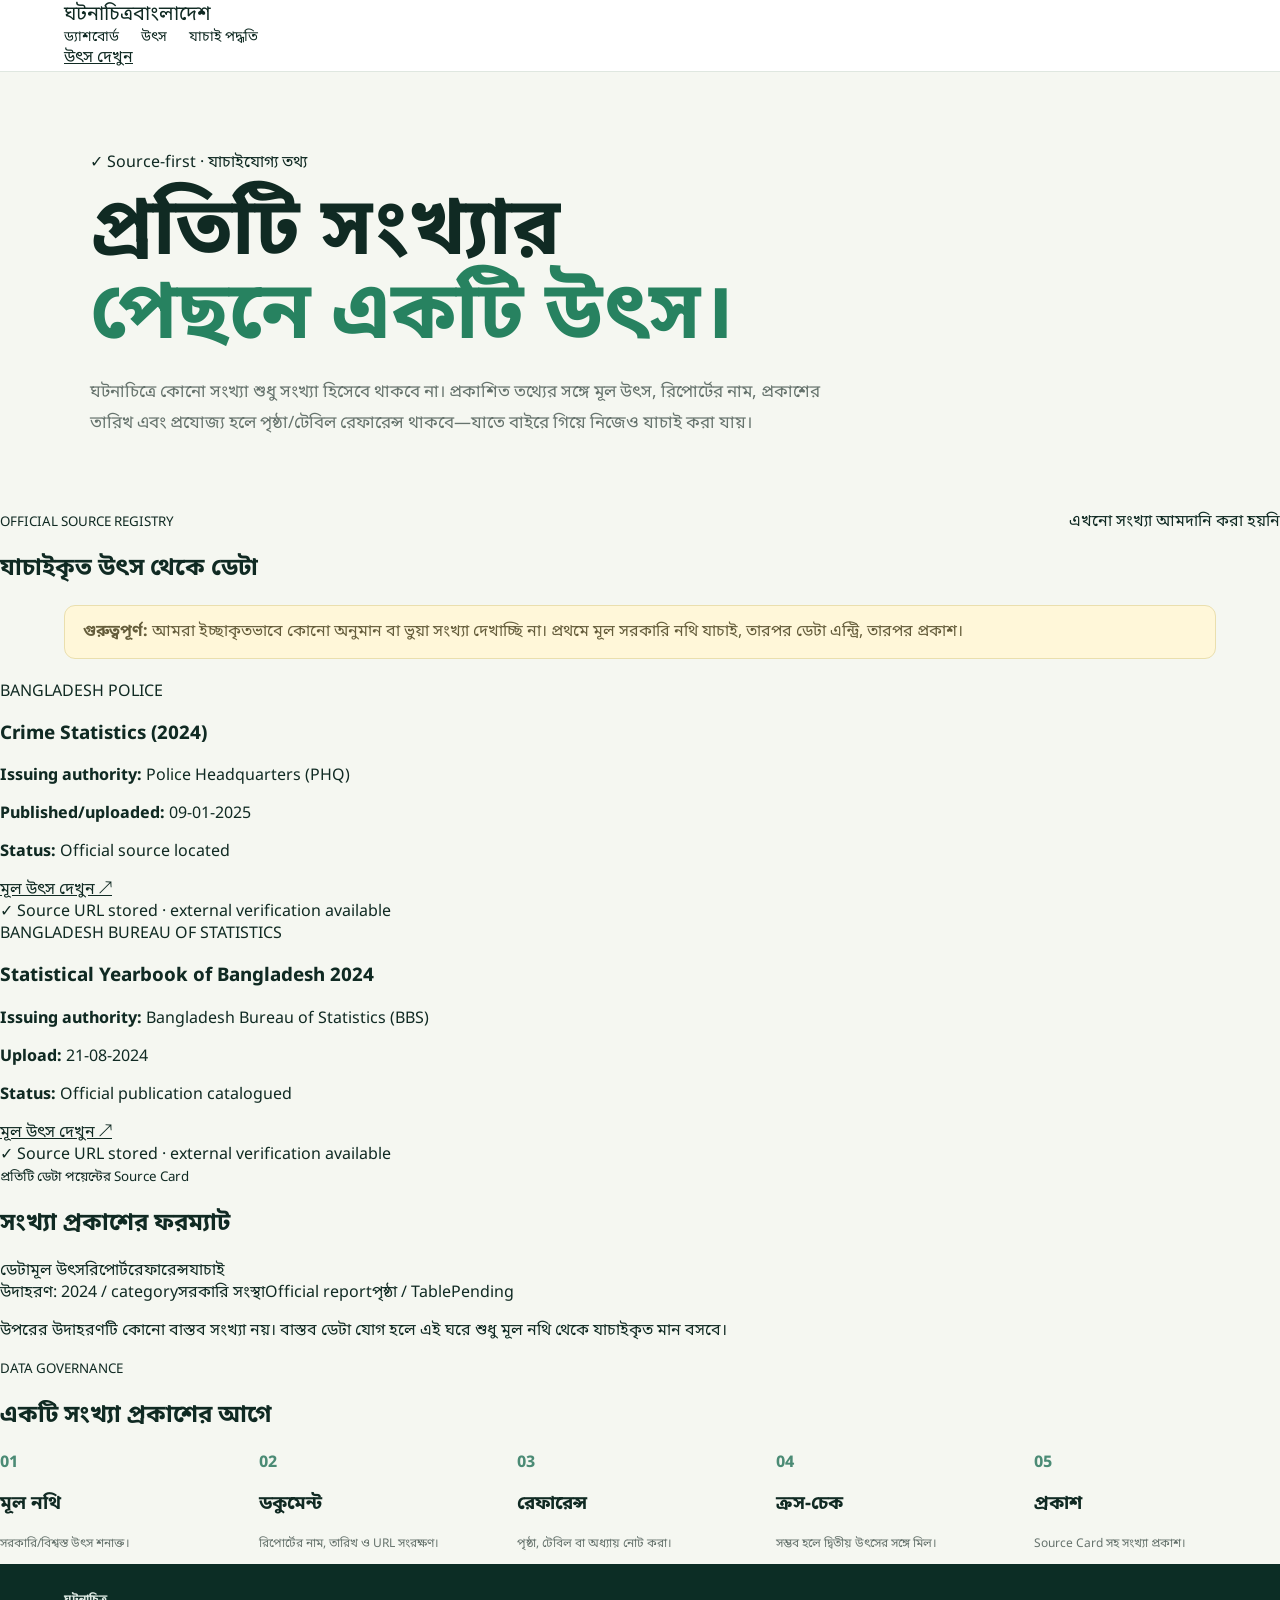
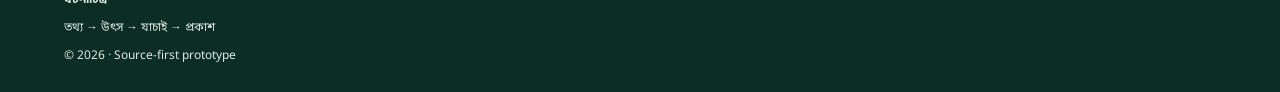
<file: index-1.html>
<!doctype html><html lang="bn"><head><meta charset="UTF-8"><meta name="viewport" content="width=device-width,initial-scale=1"><title>ঘটনাচিত্র — উৎসভিত্তিক পরিসংখ্যান</title><meta name="description" content="ঘটনাচিত্রে প্রতিটি প্রকাশিত তথ্যের উৎস, রিপোর্টের নাম, তারিখ এবং যাচাইয়ের পথ দেখানো হবে।"><link rel="stylesheet" href="style.css"></head><body>
<header><div class="wrap nav"><div class="brand">ঘটনাচিত্র<span>বাংলাদেশ</span></div><nav><a href="#dashboard">ড্যাশবোর্ড</a><a href="#sources">উৎস</a><a href="#method">যাচাই পদ্ধতি</a></nav><a class="report" href="#sources">উৎস দেখুন</a></div></header>
<section class="hero"><div class="wrap"><div class="badge">✓ Source-first · যাচাইযোগ্য তথ্য</div><h1>প্রতিটি সংখ্যার<br><em>পেছনে একটি উৎস।</em></h1><p>ঘটনাচিত্রে কোনো সংখ্যা শুধু সংখ্যা হিসেবে থাকবে না। প্রকাশিত তথ্যের সঙ্গে মূল উৎস, রিপোর্টের নাম, প্রকাশের তারিখ এবং প্রযোজ্য হলে পৃষ্ঠা/টেবিল রেফারেন্স থাকবে—যাতে বাইরে গিয়ে নিজেও যাচাই করা যায়।</p></div></section>
<section id="dashboard" class="wrap section"><div class="head"><div><small>OFFICIAL SOURCE REGISTRY</small><h2>যাচাইকৃত উৎস থেকে ডেটা</h2></div><span>এখনো সংখ্যা আমদানি করা হয়নি</span></div>
<div class="notice"><b>গুরুত্বপূর্ণ:</b> আমরা ইচ্ছাকৃতভাবে কোনো অনুমান বা ভুয়া সংখ্যা দেখাচ্ছি না। প্রথমে মূল সরকারি নথি যাচাই, তারপর ডেটা এন্ট্রি, তারপর প্রকাশ।</div>
<div class="source-grid">
<article class="source-card"><div class="tag">BANGLADESH POLICE</div><h3>Crime Statistics (2024)</h3><p><b>Issuing authority:</b> Police Headquarters (PHQ)</p><p><b>Published/uploaded:</b> 09-01-2025</p><p><b>Status:</b> Official source located</p><a href="https://www.police.gov.bd/index.php/en/january_2020?page=1" target="_blank" rel="noopener">মূল উৎস দেখুন ↗</a><div class="verifyline">✓ Source URL stored · external verification available</div></article>
<article class="source-card"><div class="tag">BANGLADESH BUREAU OF STATISTICS</div><h3>Statistical Yearbook of Bangladesh 2024</h3><p><b>Issuing authority:</b> Bangladesh Bureau of Statistics (BBS)</p><p><b>Upload:</b> 21-08-2024</p><p><b>Status:</b> Official publication catalogued</p><a href="https://bbs.portal.gov.bd/site/page/29855dc1-f2b4-4dc0-9073-f692361112da/" target="_blank" rel="noopener">মূল উৎস দেখুন ↗</a><div class="verifyline">✓ Source URL stored · external verification available</div></article>
</div></section>
<section id="sources" class="wrap section"><small>প্রতিটি ডেটা পয়েন্টের Source Card</small><h2>সংখ্যা প্রকাশের ফরম্যাট</h2><div class="table"><div class="row headrow"><span>ডেটা</span><span>মূল উৎস</span><span>রিপোর্ট</span><span>রেফারেন্স</span><span>যাচাই</span></div><div class="row"><span>উদাহরণ: 2024 / category</span><span>সরকারি সংস্থা</span><span>Official report</span><span>পৃষ্ঠা / Table</span><span class="pending">Pending</span></div></div><p class="muted">উপরের উদাহরণটি কোনো বাস্তব সংখ্যা নয়। বাস্তব ডেটা যোগ হলে এই ঘরে শুধু মূল নথি থেকে যাচাইকৃত মান বসবে।</p></section>
<section id="method" class="wrap section"><small>DATA GOVERNANCE</small><h2>একটি সংখ্যা প্রকাশের আগে</h2><div class="steps"><div><b>01</b><h3>মূল নথি</h3><p>সরকারি/বিশ্বস্ত উৎস শনাক্ত।</p></div><div><b>02</b><h3>ডকুমেন্ট</h3><p>রিপোর্টের নাম, তারিখ ও URL সংরক্ষণ।</p></div><div><b>03</b><h3>রেফারেন্স</h3><p>পৃষ্ঠা, টেবিল বা অধ্যায় নোট করা।</p></div><div><b>04</b><h3>ক্রস-চেক</h3><p>সম্ভব হলে দ্বিতীয় উৎসের সঙ্গে মিল।</p></div><div><b>05</b><h3>প্রকাশ</h3><p>Source Card সহ সংখ্যা প্রকাশ।</p></div></div></section>
<footer><div class="wrap"><b>ঘটনাচিত্র</b><p>তথ্য → উৎস → যাচাই → প্রকাশ</p><span>© 2026 · Source-first prototype</span></div></footer></body></html>
</file>
<file: style.css>
@import url('https://fonts.googleapis.com/css2?family=Noto+Sans+Bengali:wght@400;500;600;700;800&display=swap');

:root {
  --ink: #102a23;
  --muted: #66736d;
  --bg: #f5f7f1;
  --card: #ffffff;
  --line: #dfe7e0;
  --accent: #17664f;
}

* {
  box-sizing: border-box;
}

body {
  margin: 0;
  background: var(--bg);
  color: var(--ink);
  font-family: "Noto Sans Bengali", sans-serif;
}

a {
  color: inherit;
}

header {
  height: 72px;
  background: #fff;
  border-bottom: 1px solid var(--line);
  display: flex;
  align-items: center;
  justify-content: space-between;
  padding: 0 5vw;
  position: sticky;
  top: 0;
  z-index: 3;
}

.brand {
  font-size: 20px;
}

nav {
  display: flex;
  gap: 22px;
  align-items: center;
  font-size: 14px;
}

nav a {
  text-decoration: none;
}

.btn {
  background: var(--accent);
  color: #fff;
  padding: 10px 15px;
  border-radius: 8px;
}

.hero {
  padding: 80px 7vw 55px;
}

.hero > small,
.sources > small,
.method > small,
.panel > small {
  color: #718079;
  font-size: 11px;
  letter-spacing: .08em;
}

.hero h1 {
  font-size: clamp(42px, 7vw, 80px);
  line-height: 1.05;
  margin: 18px 0;
}

.hero em {
  font-style: normal;
  color: #278260;
}

.hero p {
  max-width: 760px;
  color: var(--muted);
  font-size: 17px;
  line-height: 1.8;
}

.filters {
  margin: 0 5vw 20px;
  background: #fff;
  border: 1px solid var(--line);
  border-radius: 15px;
  padding: 20px;
  display: grid;
  grid-template-columns: 1fr 1fr 1fr auto;
  gap: 14px;
  align-items: end;
}

.filters label {
  font-size: 12px;
  color: var(--muted);
}

select,
button {
  display: block;
  width: 100%;
  height: 44px;
  margin-top: 6px;
  border: 1px solid var(--line);
  border-radius: 8px;
  background: #fff;
  padding: 0 10px;
  font: inherit;
  color: var(--ink);
}

button {
  background: var(--ink);
  color: #fff;
  border: 0;
}

.notice {
  margin: 0 5vw 22px;
  padding: 15px 18px;
  background: #fff7d9;
  border: 1px solid #eadfae;
  border-radius: 11px;
  color: #655d3b;
}

.kpis {
  display: grid;
  grid-template-columns: repeat(4, 1fr);
  gap: 15px;
  margin: 0 5vw 22px;
}

.kpis article,
.panel,
.sourcegrid article,
.steps article {
  background: var(--card);
  border: 1px solid var(--line);
  border-radius: 14px;
  padding: 22px;
}

.kpis small {
  color: var(--muted);
}

.kpis b {
  display: block;
  font-size: 35px;
  margin: 6px 0;
}

.kpis span {
  font-size: 11px;
  color: #89958f;
}

.grid {
  display: grid;
  grid-template-columns: 1.5fr 1fr;
  gap: 17px;
  margin: 0 5vw 22px;
}

.head {
  display: flex;
  justify-content: space-between;
}

.head i {
  font-size: 11px;
  background: #f0eee2;
  padding: 5px 9px;
  border-radius: 20px;
  font-style: normal;
}

.panel h2,
.sources h2,
.method h2 {
  margin: 5px 0 18px;
}

.empty {
  height: 270px;
  border: 1px dashed #cbd7ce;
  border-radius: 10px;
  display: flex;
  flex-direction: column;
  align-items: center;
  justify-content: center;
  text-align: center;
  color: var(--muted);
}

.empty p {
  font-size: 12px;
}

ul {
  list-style: none;
  padding: 0;
  margin: 0;
}

li {
  padding: 15px 0;
  border-bottom: 1px solid var(--line);
  display: flex;
  justify-content: space-between;
}

.comparison {
  margin: 0 5vw 25px;
}

.table {
  overflow: auto;
}

table {
  border-collapse: collapse;
  width: 100%;
  min-width: 650px;
}

th,
td {
  text-align: left;
  padding: 13px;
  border-bottom: 1px solid var(--line);
  font-size: 13px;
}

th {
  background: #f2f6f2;
}

.sources {
  padding: 60px 5vw;
  background: #eef4ee;
}

.sourcegrid {
  display: grid;
  grid-template-columns: 1fr 1fr;
  gap: 17px;
}

.sourcegrid em {
  font-size: 11px;
  color: #3d7a67;
  font-style: normal;
  font-weight: 800;
}

.sourcegrid h3 {
  font-size: 21px;
}

.sourcegrid p {
  font-size: 13px;
  color: var(--muted);
}

.sourcegrid a {
  display: inline-block;
  background: var(--accent);
  color: #fff;
  text-decoration: none;
  padding: 9px 13px;
  border-radius: 8px;
  margin: 7px 0;
}

.sourcegrid article > small {
  display: block;
  color: #74817b;
  font-size: 11px;
}

.method {
  padding: 60px 5vw;
}

.steps {
  display: grid;
  grid-template-columns: repeat(5, 1fr);
  gap: 13px;
}

.steps b {
  color: #4b8b75;
}

.steps p {
  font-size: 12px;
  color: var(--muted);
}

footer {
  padding: 28px 5vw;
  background: #0c2d25;
  color: #dce8e2;
  font-size: 12px;
}

@media (max-width: 800px) {

  nav a:not(.btn) {
    display: none;
  }

  .hero {
    padding: 55px 22px 40px;
  }

  .hero h1 {
    font-size: 43px;
  }

  .filters,
  .grid,
  .sourcegrid {
    grid-template-columns: 1fr;
  }

  .filters {
    margin: 0 20px 18px;
  }

  .notice,
  .kpis,
  .comparison {
    margin-left: 20px;
    margin-right: 20px;
  }

  .kpis {
    grid-template-columns: 1fr 1fr;
  }

  .steps {
    grid-template-columns: 1fr 1fr;
  }

  .sources,
  .method {
    padding-left: 20px;
    padding-right: 20px;
  }
}

@media (max-width: 480px) {

  .kpis,
  .steps {
    grid-template-columns: 1fr;
  }

}
</file>
